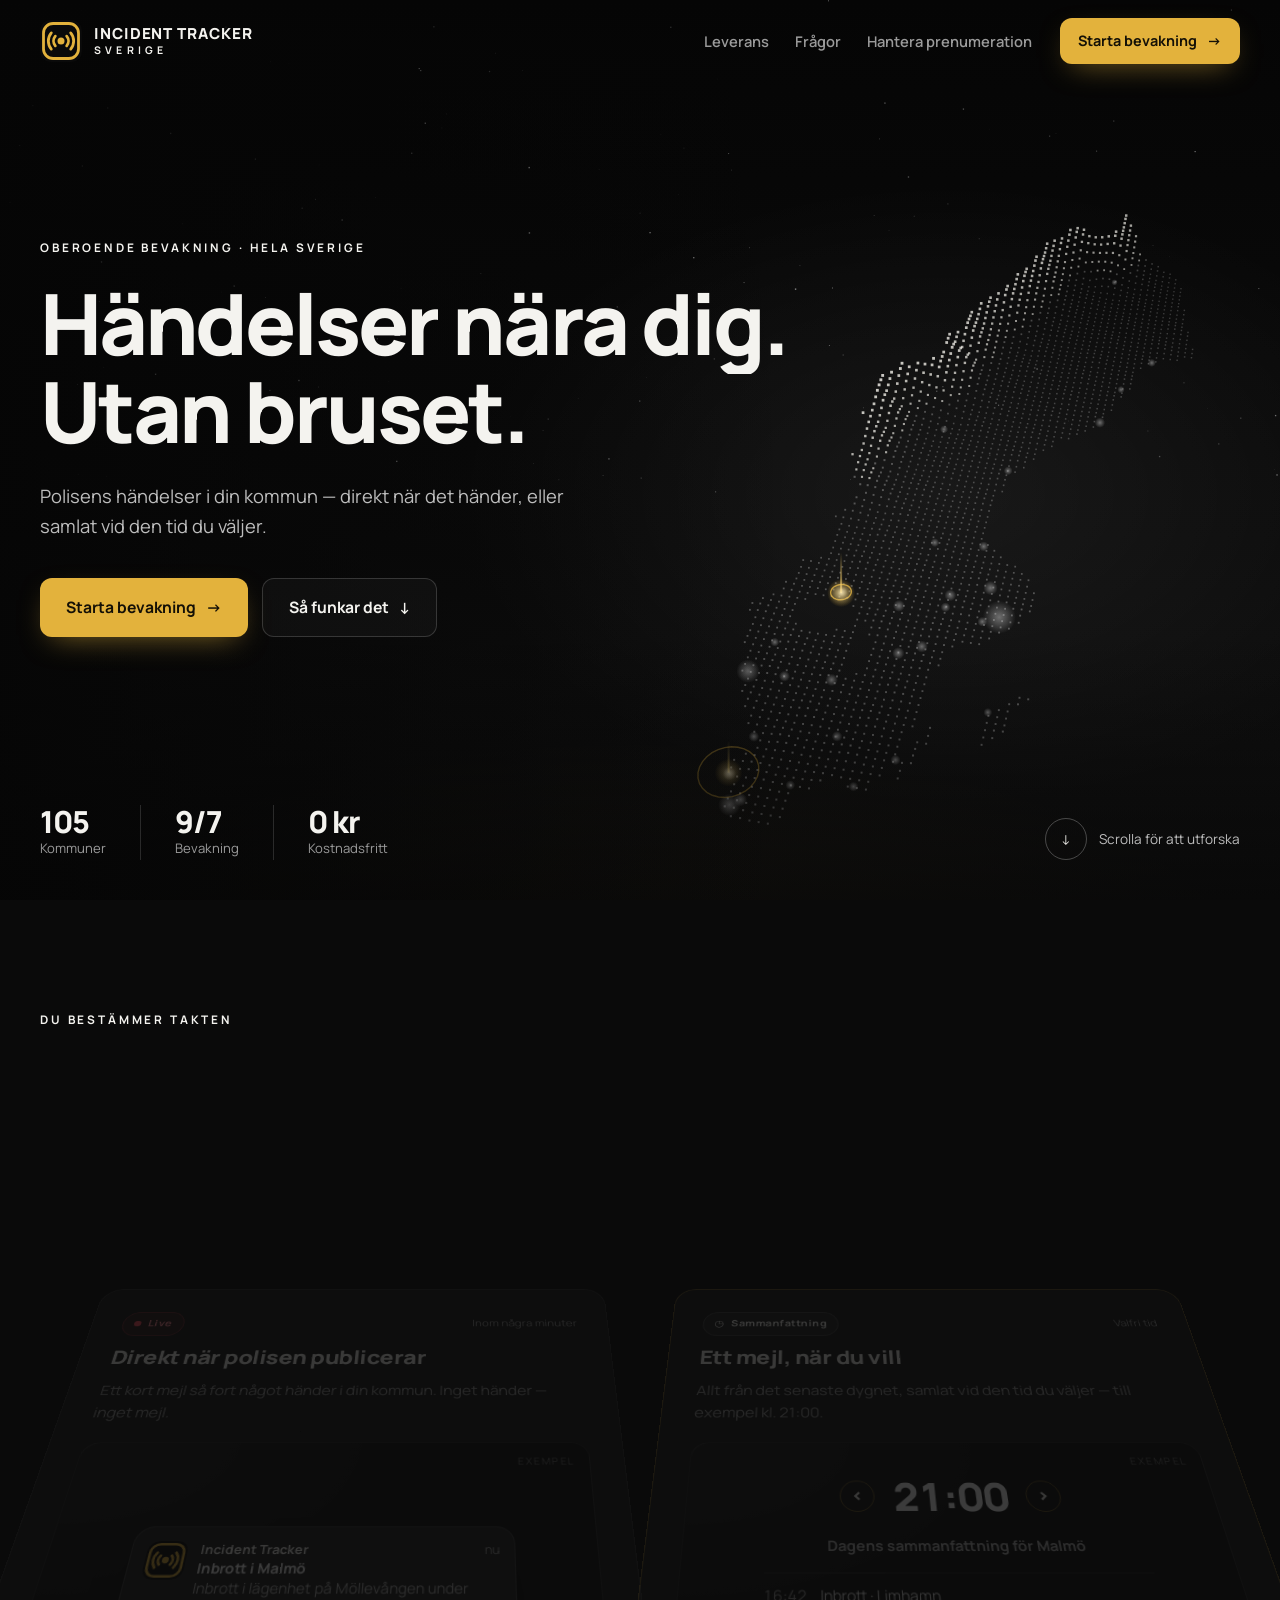
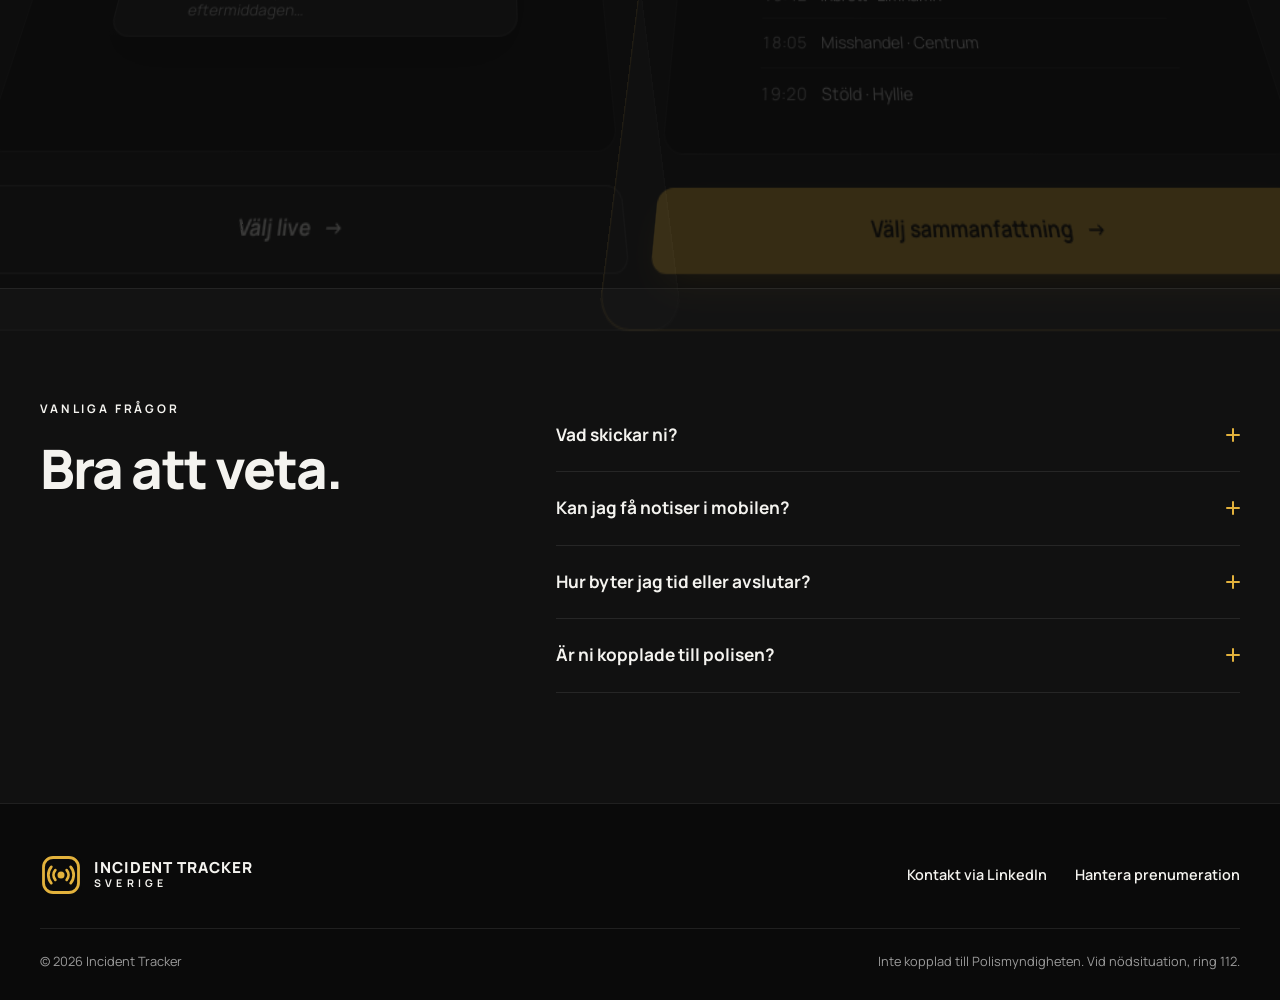
<file: frontend/index.html>
<!DOCTYPE html>
<html lang="sv">
<head>
<meta charset="UTF-8">
<meta name="viewport" content="width=device-width, initial-scale=1.0">
<title>Incident Tracker — Polisens händelser i din kommun</title>
<meta name="description" content="Få polisens händelserapporter för din kommun — live när något händer eller som en sammanfattning vid den tid du väljer. Gratis, för alla 290 kommuner.">
<meta name="theme-color" content="#0a0a0a">
<link rel="icon" href="logo.svg" type="image/svg+xml">
<link rel="preconnect" href="https://fonts.googleapis.com">
<link rel="preconnect" href="https://fonts.gstatic.com" crossorigin>
<link href="https://fonts.googleapis.com/css2?family=Manrope:wght@400;500;600;700;800&display=swap" rel="stylesheet">
<link rel="stylesheet" href="style.css">
</head>
<body>

<div class="loader" id="loader" aria-hidden="true">
  <img class="loader-mark" src="logo.svg" alt="">
  <div class="loader-text">INCIDENT TRACKER</div>
</div>

<header class="nav" id="nav">
  <div class="container nav-inner">
    <a href="#top" class="brand" aria-label="Incident Tracker, till toppen">
      <img class="brand-mark" src="logo.svg" alt="" width="42" height="42">
      <span class="brand-text">
        <span class="brand-name">INCIDENT TRACKER</span>
        <span class="brand-sub">SVERIGE</span>
      </span>
    </a>
    <nav class="nav-links" id="navLinks">
      <a href="#leverans">Leverans</a>
      <a href="#faq">Frågor</a>
      <button class="nav-manage" data-open-manage>Hantera prenumeration</button>
    </nav>
    <div class="nav-actions">
      <button class="btn btn-primary btn-sm" data-open-form>Starta bevakning <span aria-hidden="true">→</span></button>
      <button class="burger" id="burger" aria-label="Meny" aria-expanded="false"><span></span><span></span></button>
    </div>
  </div>
</header>

<main id="top">
  <section class="hero">
    <canvas id="sweden" aria-hidden="true"></canvas>
    <div class="hero-shade" aria-hidden="true"></div>

    <div class="container hero-content">
      <div class="eyebrow eyebrow-line">Oberoende bevakning · Hela Sverige</div>
      <h1>Händelser nära dig.<br><span class="accent">Utan bruset.</span></h1>
      <p class="lead">
        Polisens händelser i din kommun — direkt när det händer,
        eller samlat vid den tid du väljer.
      </p>
      <div class="hero-ctas">
        <button class="btn btn-primary" data-open-form>Starta bevakning <span aria-hidden="true">→</span></button>
        <a class="btn btn-ghost" href="#leverans">Så funkar det <span aria-hidden="true">↓</span></a>
      </div>
    </div>

    <div class="container hero-bottom">
      <dl class="stats">
        <div class="stat"><dt><span data-count>290</span></dt><dd>Kommuner</dd></div>
        <div class="stat"><dt><span data-count>24</span>/7</dt><dd>Bevakning</dd></div>
        <div class="stat"><dt><span data-count>0</span> kr</dt><dd>Kostnadsfritt</dd></div>
      </dl>
      <a href="#leverans" class="scroll-hint">
        <span class="scroll-circle" aria-hidden="true">↓</span>
        Scrolla för att utforska
      </a>
    </div>
  </section>

  <section id="leverans" class="section">
    <div class="container">
      <div class="section-head reveal">
        <div class="eyebrow eyebrow-line">Du bestämmer takten</div>
        <h2>Live eller <span class="accent">en gång om dagen.</span></h2>
      </div>

      <div class="modes">
        <article class="mode tilt" data-3d>
          <div class="mode-top">
            <span class="pill pill-live"><span class="live-dot"></span> Live</span>
            <span class="mode-meta">Inom några minuter</span>
          </div>
          <h3>Direkt när polisen publicerar</h3>
          <p>Ett kort mejl så fort något händer i din kommun. Inget händer — inget mejl.</p>
          <div class="preview" aria-label="Exempel på live-notis">
            <div class="notif">
              <img class="notif-icon" src="logo.svg" alt="">
              <div>
                <div class="notif-head"><b>Incident Tracker</b><span>nu</span></div>
                <div class="notif-title">Inbrott i Malmö</div>
                <div class="notif-body">Inbrott i lägenhet på Möllevången under eftermiddagen…</div>
              </div>
            </div>
            <span class="preview-label">Exempel</span>
          </div>
          <button class="btn btn-ghost btn-block" data-open-form data-mode="live">Välj live <span aria-hidden="true">→</span></button>
        </article>

        <article class="mode tilt featured" data-3d>
          <div class="mode-top">
            <span class="pill"><span aria-hidden="true">◷</span> Sammanfattning</span>
            <span class="mode-meta">Valfri tid</span>
          </div>
          <h3>Ett mejl, när du vill</h3>
          <p>Allt från det senaste dygnet, samlat vid den tid du väljer — till exempel kl. 21:00.</p>
          <div class="preview" aria-label="Exempel på sammanfattning">
            <div class="digest">
              <div class="digest-clock">
                <button class="clock-btn" data-clock="-1" aria-label="Tidigare">‹</button>
                <span id="clockDemo">21:00</span>
                <button class="clock-btn" data-clock="1" aria-label="Senare">›</button>
              </div>
              <div class="digest-title">Dagens sammanfattning för Malmö</div>
              <ul class="digest-list">
                <li><span>16:42</span> Inbrott · Limhamn</li>
                <li><span>18:05</span> Misshandel · Centrum</li>
                <li><span>19:20</span> Stöld · Hyllie</li>
              </ul>
            </div>
            <span class="preview-label">Exempel</span>
          </div>
          <button class="btn btn-primary btn-block" data-open-form data-mode="digest">Välj sammanfattning <span aria-hidden="true">→</span></button>
        </article>
      </div>
    </div>
  </section>

  <section id="faq" class="section section-alt">
    <div class="container faq-wrap">
      <div class="section-head reveal">
        <div class="eyebrow eyebrow-line">Vanliga frågor</div>
        <h2>Bra att veta.</h2>
      </div>
      <div class="faq">
        <div class="faq-item">
          <button class="faq-q" aria-expanded="false">Vad skickar ni?<span class="faq-icon" aria-hidden="true"></span></button>
          <div class="faq-a"><p>Inbrott, stöld, rån, misshandel, hot, skottlossning, explosioner och bränder i din kommun. Trafikkontroller, automatiska brandlarm och polisens egna sammanfattningar sorterar vi bort.</p></div>
        </div>
        <div class="faq-item">
          <button class="faq-q" aria-expanded="false">Kan jag få notiser i mobilen?<span class="faq-icon" aria-hidden="true"></span></button>
          <div class="faq-a"><p>Ja — välj Live och slå på notiser för din mejlapp, så plingar det direkt. Mejlen är byggda för mobilen.</p></div>
        </div>
        <div class="faq-item">
          <button class="faq-q" aria-expanded="false">Hur byter jag tid eller avslutar?<span class="faq-icon" aria-hidden="true"></span></button>
          <div class="faq-a"><p>Via länken längst ner i varje mejl. Har du inget mejl till hands kan du <button class="link-btn" data-open-manage>be om en ny länk här</button>.</p></div>
        </div>
        <div class="faq-item">
          <button class="faq-q" aria-expanded="false">Är ni kopplade till polisen?<span class="faq-icon" aria-hidden="true"></span></button>
          <div class="faq-a"><p>Nej. Vi är en oberoende tjänst som använder polisens öppna händelserapporter. Vid nödsituation, ring alltid 112.</p></div>
        </div>
      </div>
    </div>
  </section>
</main>

<footer class="footer">
  <div class="container footer-inner">
    <a href="#top" class="brand">
      <img class="brand-mark" src="logo.svg" alt="" width="42" height="42">
      <span class="brand-text">
        <span class="brand-name">INCIDENT TRACKER</span>
        <span class="brand-sub">SVERIGE</span>
      </span>
    </a>
    <ul class="footer-links">
      <li><a href="https://www.linkedin.com/in/blakejoeseph/" target="_blank" rel="noopener">Kontakt via LinkedIn</a></li>
      <li><button class="link-btn" data-open-manage>Hantera prenumeration</button></li>
    </ul>
  </div>
  <div class="container footer-bottom">
    <span>© <span id="year">2026</span> Incident Tracker</span>
    <span>Inte kopplad till Polismyndigheten. Vid nödsituation, ring 112.</span>
  </div>
</footer>

<!-- Registrering i steg -->
<div class="modal" id="signupModal" role="dialog" aria-modal="true" aria-labelledby="signupTitle" hidden>
  <div class="modal-box">
    <button class="modal-close" data-close aria-label="Stäng">✕</button>
    <div class="modal-head">
      <span class="pill">Kostnadsfri bevakning</span>
      <h2 id="signupTitle">Skapa din bevakning</h2>
      <div class="progress"><div class="progress-fill" id="progressFill"></div></div>
      <ol class="progress-labels"><li class="active">Kommun</li><li>Leverans</li><li>Kontakt</li></ol>
    </div>

    <form id="signupForm" novalidate>
      <div class="form-step" data-step="0">
        <label for="kommun">Vilken kommun vill du bevaka?</label>
        <input type="text" id="kommun" list="kommun-list" placeholder="Sök bland 290 kommuner…" autocomplete="off" required>
        <datalist id="kommun-list"></datalist>
        <div class="chips" aria-label="Populära kommuner">
          <button type="button" class="chip" data-kommun>Stockholm</button>
          <button type="button" class="chip" data-kommun>Göteborg</button>
          <button type="button" class="chip" data-kommun>Malmö</button>
          <button type="button" class="chip" data-kommun>Uppsala</button>
        </div>
      </div>

      <div class="form-step" data-step="1" hidden>
        <span class="label">Hur vill du bli uppdaterad?</span>
        <div class="choice-group" role="radiogroup">
          <label class="choice">
            <input type="radio" name="mode" value="live" checked>
            <span class="choice-body">
              <span class="choice-title"><span class="live-dot"></span> Live</span>
              <span class="choice-text">Ett mejl direkt när polisen publicerar något.</span>
            </span>
          </label>
          <label class="choice">
            <input type="radio" name="mode" value="digest">
            <span class="choice-body">
              <span class="choice-title">◷ Sammanfattning</span>
              <span class="choice-text">Ett mejl om dagen vid den tid du väljer.</span>
            </span>
          </label>
        </div>
        <div class="time-row" id="timeRow" hidden>
          <label for="digestTime">Skicka sammanfattningen kl.</label>
          <select id="digestTime"></select>
        </div>
      </div>

      <div class="form-step" data-step="2" hidden>
        <label for="name">Namn</label>
        <input type="text" id="name" placeholder="Anna Andersson" maxlength="100" autocomplete="name" required>
        <label for="email">E-post</label>
        <input type="email" id="email" placeholder="anna@exempel.se" maxlength="255" autocomplete="email" required>
        <p class="fineprint">Vi lagrar dina uppgifter för att skicka händelserapporter. Du kan avregistrera dig när som helst.</p>
      </div>

      <p class="form-error" id="formError" role="alert"></p>

      <div class="form-nav">
        <button type="button" class="btn btn-ghost" id="formBack" hidden>← Tillbaka</button>
        <button type="submit" class="btn btn-primary" id="formNext">Nästa →</button>
      </div>
    </form>

    <div class="form-done" id="formDone" hidden>
      <img class="done-mark" src="logo.svg" alt="">
      <h3>Din bevakning är igång.</h3>
      <p id="doneText"></p>
    </div>
  </div>
</div>

<!-- Be om hanteringslänk -->
<div class="modal" id="manageModal" role="dialog" aria-modal="true" aria-labelledby="manageTitle" hidden>
  <div class="modal-box modal-small">
    <button class="modal-close" data-close aria-label="Stäng">✕</button>
    <h2 id="manageTitle">Hantera prenumeration</h2>
    <p class="muted">Ange din e-post så mejlar vi en personlig länk där du kan byta kommun, leveranssätt eller avsluta.</p>
    <form id="manageForm" novalidate>
      <label for="manageEmail">E-post</label>
      <input type="email" id="manageEmail" placeholder="anna@exempel.se" autocomplete="email" required>
      <p class="form-error" id="manageError" role="alert"></p>
      <button type="submit" class="btn btn-primary btn-block">Skicka länk →</button>
    </form>
    <p class="form-success" id="manageDone" hidden>Om adressen finns registrerad skickar vi en länk inom några minuter. Kolla även skräpposten.</p>
  </div>
</div>

<script src="kommuner.js"></script>
<script src="map.js"></script>
<script src="script.js"></script>
</body>
</html>
</file>
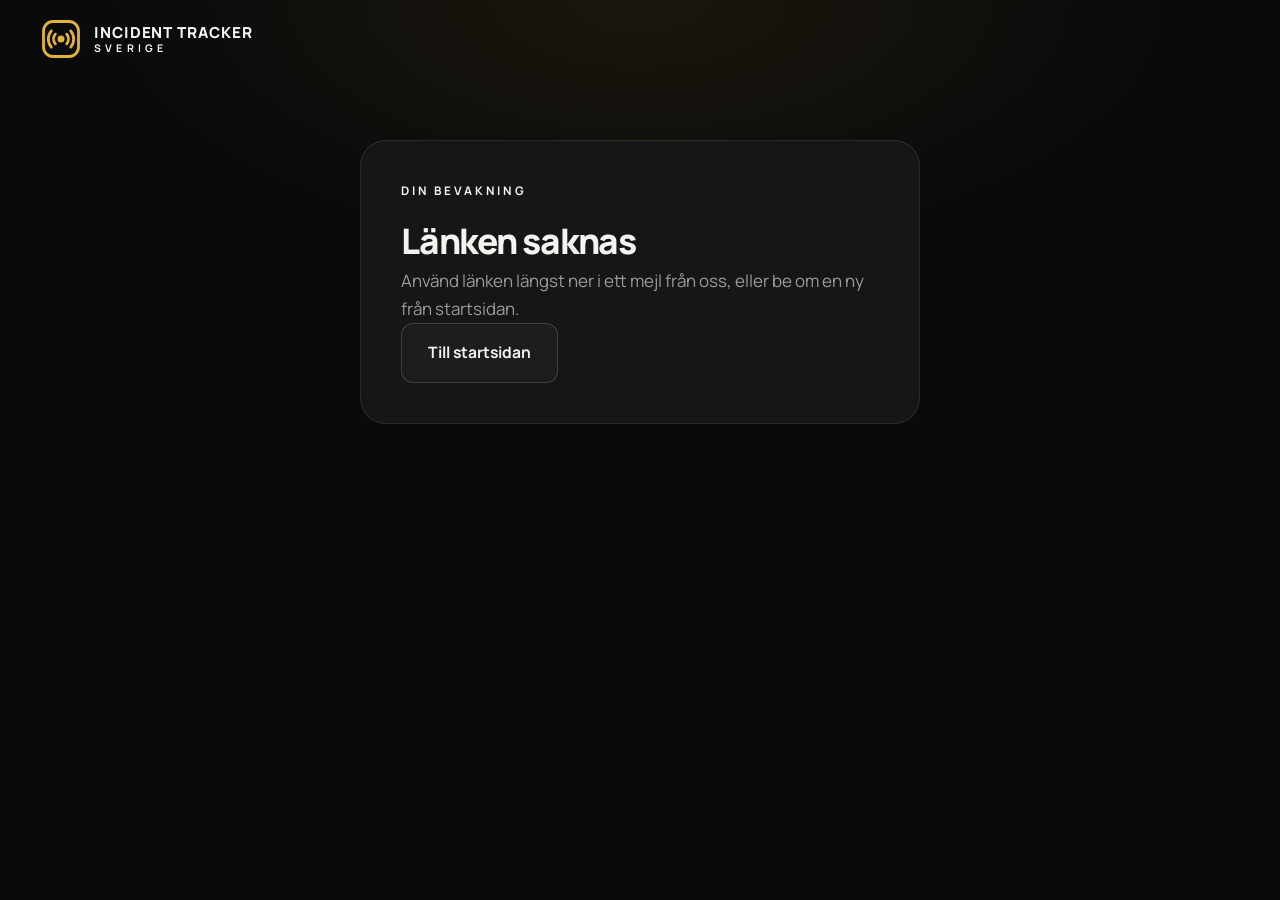
<file: frontend/manage.html>
<!DOCTYPE html>
<html lang="sv">
<head>
<meta charset="UTF-8">
<meta name="viewport" content="width=device-width, initial-scale=1.0">
<meta name="robots" content="noindex">
<title>Hantera bevakning — Incident Tracker</title>
<meta name="theme-color" content="#0a0a0a">
<link rel="icon" href="logo.svg" type="image/svg+xml">
<link rel="preconnect" href="https://fonts.googleapis.com">
<link rel="preconnect" href="https://fonts.gstatic.com" crossorigin>
<link href="https://fonts.googleapis.com/css2?family=Manrope:wght@400;500;600;700;800&display=swap" rel="stylesheet">
<link rel="stylesheet" href="style.css">
</head>
<body>
<header class="nav">
  <div class="container nav-inner">
    <a href="frontend/frontend/frontend" class="brand">
      <img class="brand-mark" src="logo.svg" alt="" width="42" height="42">
      <span class="brand-text">
        <span class="brand-name">INCIDENT TRACKER</span>
        <span class="brand-sub">SVERIGE</span>
      </span>
    </a>
  </div>
</header>

<main class="manage-page">
  <div class="container">
    <div class="manage-card">
      <div class="eyebrow eyebrow-line">Din bevakning</div>
      <h1 id="title">Laddar…</h1>
      <p class="muted" id="subtitle"></p>

      <form id="settings" hidden novalidate>
        <label for="kommun">Kommun</label>
        <input type="text" id="kommun" list="kommun-list" autocomplete="off" required>
        <datalist id="kommun-list"></datalist>

        <span class="label">Leveranssätt</span>
        <div class="choice-group" role="radiogroup">
          <label class="choice">
            <input type="radio" name="mode" value="live">
            <span class="choice-body">
              <span class="choice-title"><span class="live-dot"></span> Live</span>
              <span class="choice-text">Ett mejl direkt när polisen publicerar något.</span>
            </span>
          </label>
          <label class="choice">
            <input type="radio" name="mode" value="digest">
            <span class="choice-body">
              <span class="choice-title">◷ Sammanfattning</span>
              <span class="choice-text">Ett mejl om dagen vid den tid du väljer.</span>
            </span>
          </label>
        </div>
        <div class="time-row" id="timeRow" hidden>
          <label for="digestTime">Skicka sammanfattningen kl.</label>
          <select id="digestTime"></select>
        </div>

        <p class="form-error" id="err" role="alert"></p>
        <p class="form-success" id="ok" role="status" hidden>Sparat ✓</p>
        <div class="form-nav"><button type="submit" class="btn btn-primary">Spara ändringar</button></div>

        <div class="danger-zone" id="avsluta">
          <h3>Avsluta bevakningen</h3>
          <p class="muted" style="margin:6px 0 16px">Vi raderar dina uppgifter direkt och skickar inga fler mejl.</p>
          <button type="button" class="btn btn-danger" id="unsubscribe">Avsluta och radera mina uppgifter</button>
        </div>
      </form>

      <p id="gone" hidden><a class="btn btn-ghost" href="frontend/frontend/frontend">Till startsidan</a></p>
    </div>
  </div>
</main>

<script src="kommuner.js"></script>
<script>
const API_URL = "https://indicent-tracker-com.onrender.com";
const token = new URLSearchParams(location.search).get("token") || "";
const $ = id => document.getElementById(id);
const form = $("settings");
const TIDER = Array.from({ length: 48 }, (_, i) => `${String(Math.floor(i / 2)).padStart(2, "0")}:${i % 2 ? "30" : "00"}`);
$("kommun-list").innerHTML = KOMMUNER.map(k => `<option value="${k}">`).join("");
const mode = () => form.querySelector("input[name=mode]:checked")?.value;
form.querySelectorAll("input[name=mode]").forEach(r => r.addEventListener("change", () => { $("timeRow").hidden = mode() !== "digest"; }));

function showGone(title, text) {
  $("title").textContent = title;
  $("subtitle").textContent = text;
  form.hidden = true;
  $("gone").hidden = false;
}

async function load() {
  if (!token) return showGone("Länken saknas", "Använd länken längst ner i ett mejl från oss, eller be om en ny från startsidan.");
  try {
    const res = await fetch(`${API_URL}/api/subscription/${encodeURIComponent(token)}`);
    const data = await res.json();
    if (!res.ok) return showGone("Länken fungerar inte", data.error || "Prenumerationen finns inte längre.");
    $("title").textContent = `Hej ${data.name}!`;
    $("subtitle").textContent = `Bevakningen skickas till ${data.email}.`;
    $("kommun").value = data.kommun;
    form.querySelector(`input[name=mode][value=${data.delivery_mode}]`).checked = true;
    $("digestTime").innerHTML = TIDER.map(t => `<option${t === data.digest_time ? " selected" : ""}>${t}</option>`).join("");
    $("timeRow").hidden = data.delivery_mode !== "digest";
    form.hidden = false;
    if (location.hash === "#avsluta") {
      $("avsluta").scrollIntoView({ behavior: "smooth", block: "center" });
      $("avsluta").classList.add("highlight");
    }
  } catch {
    showGone("Kunde inte nå servern", "Servern vaknar ibland långsamt. Ladda om sidan om en halv minut.");
  }
}

form.addEventListener("submit", async e => {
  e.preventDefault();
  $("err").textContent = "";
  $("ok").hidden = true;
  const kommun = KOMMUNER.find(k => k.toLowerCase() === $("kommun").value.trim().toLowerCase());
  if (!kommun) { $("err").textContent = "Välj en kommun från listan."; return $("kommun").focus(); }
  $("kommun").value = kommun;
  const btn = form.querySelector("button[type=submit]");
  btn.disabled = true;
  try {
    const res = await fetch(`${API_URL}/api/subscription/${encodeURIComponent(token)}`, {
      method: "PATCH",
      headers: { "Content-Type": "application/json" },
      body: JSON.stringify({ kommun, delivery_mode: mode(), digest_time: $("digestTime").value }),
    });
    const data = await res.json().catch(() => ({}));
    if (!res.ok) throw new Error(data.error || "Kunde inte spara.");
    $("ok").hidden = false;
  } catch (ex) {
    $("err").textContent = ex.message === "Failed to fetch" ? "Kunde inte nå servern." : ex.message;
  } finally {
    btn.disabled = false;
  }
});

$("unsubscribe").addEventListener("click", async () => {
  if (!confirm("Vill du avsluta bevakningen och radera dina uppgifter?")) return;
  try {
    const res = await fetch(`${API_URL}/api/subscription/${encodeURIComponent(token)}`, { method: "DELETE" });
    if (!res.ok && res.status !== 404) throw new Error();
    showGone("Bevakningen är avslutad", "Dina uppgifter är raderade. Välkommen tillbaka när du vill.");
  } catch {
    $("err").textContent = "Kunde inte nå servern. Försök igen.";
  }
});

load();
</script>
</body>
</html>
</file>
<file: frontend/style.css>
/* Incident Tracker — svart, grått och guld från loggan */
:root {
  --bg: #0a0a0a;
  --bg-2: #111111;
  --surface: #161616;
  --surface-2: #1e1e1e;
  --line: rgba(255, 255, 255, 0.09);
  --text: #f4f3ef;
  --muted: #9b9b9b;
  --gold: #e3b23c;
  --gold-2: #f2cd6b;
  --gold-ink: #141006;
  --live: #ff4d5e;
  --ok: #5fdc9a;
  --max: 1200px;
  --font: "Manrope", system-ui, -apple-system, sans-serif;
  color-scheme: dark;
}

*, *::before, *::after { box-sizing: border-box; margin: 0; padding: 0; }
html { scroll-behavior: smooth; }
body {
  background: var(--bg); color: var(--muted); font-family: var(--font);
  font-size: 17px; line-height: 1.65; -webkit-font-smoothing: antialiased; overflow-x: clip;
}
html.loading body { overflow: hidden; }
a { color: inherit; text-decoration: none; }
button { font: inherit; cursor: pointer; border: 0; background: none; color: inherit; }
ul, ol { list-style: none; }
[hidden] { display: none !important; }
.container { width: min(var(--max), 100% - 40px); margin-inline: auto; }

h1, h2, h3 { color: var(--text); font-weight: 800; letter-spacing: -0.035em; line-height: 1.04; }
h1 { font-size: clamp(2.7rem, 6.6vw, 5.6rem); }
h2 { font-size: clamp(2rem, 4.4vw, 3.4rem); }
h3 { font-size: 1.3rem; letter-spacing: -0.02em; line-height: 1.25; }
.accent, .accent .word > span { color: var(--text); }
.lead { font-size: 1.15rem; max-width: 30em; }
.muted { color: var(--muted); }
.eyebrow {
  font-size: 0.74rem; font-weight: 700; letter-spacing: 0.24em; text-transform: uppercase;
  color: var(--text); margin-bottom: 22px;
}

/* Knappar */
.btn {
  display: inline-flex; align-items: center; justify-content: center; gap: 10px;
  padding: 16px 26px; border-radius: 12px; font-weight: 700; font-size: 0.98rem; white-space: nowrap;
  transition: transform .25s cubic-bezier(.2,.8,.2,1), background .2s, border-color .2s, box-shadow .2s;
}
.btn-primary { background: var(--gold); color: var(--gold-ink); box-shadow: 0 10px 30px -12px rgba(227, 178, 60, .6); }
.btn-primary:hover { background: var(--gold-2); }
.btn-ghost { border: 1px solid rgba(255, 255, 255, .16); color: var(--text); background: rgba(255, 255, 255, .03); }
.btn-ghost:hover { border-color: var(--gold); }
.btn-sm { padding: 11px 18px; font-size: 0.9rem; }
.btn-block { width: 100%; }
.btn:disabled { opacity: .6; cursor: wait; }
.link-btn { color: var(--text); text-decoration: underline; text-underline-offset: 3px; font-weight: 600; }

/* Laddningsskärm */
.loader {
  position: fixed; inset: 0; z-index: 100; background: var(--bg);
  display: grid; place-content: center; justify-items: center; gap: 18px;
  transition: opacity .6s ease, visibility .6s;
}
.loader.done { opacity: 0; visibility: hidden; }
.loader-mark { width: 72px; height: 72px; animation: pulse 1.4s ease-in-out infinite; }
.loader-text { color: var(--text); font-weight: 800; letter-spacing: .3em; font-size: .78rem; }
@keyframes pulse { 50% { transform: scale(.92); opacity: .7; } }

/* Navigering */
.nav {
  position: fixed; inset: 0 0 auto; z-index: 50; padding: 18px 0;
  transition: background .3s, padding .3s, border-color .3s; border-bottom: 1px solid transparent;
}
.nav.scrolled { background: rgba(10, 10, 10, .85); backdrop-filter: blur(14px); padding: 10px 0; border-color: var(--line); }
.nav-inner { display: flex; align-items: center; gap: 28px; }
.brand { display: flex; align-items: center; gap: 12px; color: var(--text); }
.brand-mark { width: 42px; height: 42px; display: block; }
.brand-text { display: flex; flex-direction: column; line-height: 1.2; white-space: nowrap; }
.brand-name { font-weight: 800; letter-spacing: .06em; font-size: .95rem; }
.brand-sub { font-size: .66rem; letter-spacing: .4em; color: var(--text); font-weight: 700; }
.nav-links { display: flex; align-items: center; gap: 26px; margin-left: auto; font-size: .92rem; font-weight: 600; white-space: nowrap; }
.nav-links a, .nav-manage { color: var(--muted); transition: color .2s; }
.nav-links a:hover, .nav-manage:hover { color: var(--text); }
.nav-actions { display: flex; align-items: center; gap: 12px; }
.burger { display: none; width: 40px; height: 40px; position: relative; }
.burger span { position: absolute; left: 10px; right: 10px; height: 2px; background: var(--text); border-radius: 2px; transition: transform .3s; }
.burger span:first-child { top: 15px; }
.burger span:last-child { bottom: 15px; }
.burger[aria-expanded="true"] span:first-child { transform: translateY(4px) rotate(45deg); }
.burger[aria-expanded="true"] span:last-child { transform: translateY(-4px) rotate(-45deg); }

/* Hero */
.hero {
  position: relative; min-height: 100svh; display: flex; flex-direction: column; justify-content: center;
  padding: 130px 0 40px; overflow: hidden;
  background:
    radial-gradient(55% 50% at 74% 55%, rgba(255, 255, 255, .06), transparent 70%),
    radial-gradient(70% 40% at 50% 110%, rgba(227, 178, 60, .07), transparent 70%),
    linear-gradient(180deg, #050505 0%, #0b0b0b 60%, #121212 100%);
}
#sweden { position: absolute; inset: 0; }
.hero-shade {
  position: absolute; inset: 0; pointer-events: none;
  background: linear-gradient(90deg, rgba(5, 5, 5, .85) 0%, rgba(5, 5, 5, .4) 38%, transparent 62%),
              linear-gradient(180deg, transparent 70%, rgba(5, 5, 5, .7));
}
.hero-content { position: relative; z-index: 2; margin-block: auto; }
.hero-content h1 { margin-bottom: 26px; max-width: 11em; }
.hero-content .lead { color: #bdbdbd; }
.hero-ctas { display: flex; flex-wrap: wrap; gap: 14px; margin-top: 36px; }
.hero-bottom { position: relative; z-index: 2; display: flex; align-items: flex-end; justify-content: space-between; gap: 24px; margin-top: 60px; }
.stats { display: flex; }
.stat { padding: 0 34px; border-left: 1px solid rgba(255, 255, 255, .14); }
.stat:first-child { padding-left: 0; border-left: 0; }
.stat dt { font-size: 1.9rem; font-weight: 800; letter-spacing: -.03em; line-height: 1.1; color: var(--text); }
.stat dd { font-size: .82rem; }
.scroll-hint { display: flex; align-items: center; gap: 12px; font-size: .85rem; color: #bdbdbd; }
.scroll-circle {
  width: 42px; height: 42px; border-radius: 50%; border: 1px solid rgba(255, 255, 255, .25);
  display: grid; place-items: center; color: var(--text); animation: bob 2.4s ease-in-out infinite;
}
@keyframes bob { 50% { transform: translateY(5px); } }

/* Sektioner */
.section { padding: 110px 0; }
.section-alt { background: var(--bg-2); border-top: 1px solid var(--line); }
.section-head { margin-bottom: 52px; }
.section-head h2 { max-width: 15em; }

/* Leveranskort */
.modes { display: grid; grid-template-columns: 1fr 1fr; gap: 28px; perspective: 1400px; }
.mode {
  position: relative; background: var(--surface); border: 1px solid var(--line); border-radius: 24px;
  padding: 34px; display: flex; flex-direction: column; gap: 14px;
  transition: transform .2s ease-out, border-color .3s;
}
.mode.featured { border-color: rgba(227, 178, 60, .4); }
.mode:hover { border-color: rgba(227, 178, 60, .6); }
.mode-top { display: flex; justify-content: space-between; align-items: center; }
.mode-meta { font-size: .82rem; }
.mode h3 { font-size: 1.6rem; }
.pill {
  display: inline-flex; align-items: center; gap: 8px; padding: 6px 12px; border-radius: 99px;
  font-size: .78rem; font-weight: 700; letter-spacing: .04em; color: var(--text);
  background: rgba(255, 255, 255, .06); border: 1px solid rgba(255, 255, 255, .14);
}
.pill-live { color: #ff8a95; background: rgba(255, 77, 94, .1); border-color: rgba(255, 77, 94, .3); }
.live-dot { width: 8px; height: 8px; border-radius: 50%; background: var(--live); display: inline-block; animation: live 1.8s infinite; }
@keyframes live { 0% { box-shadow: 0 0 0 0 rgba(255, 77, 94, .6); } 70%, 100% { box-shadow: 0 0 0 8px rgba(255, 77, 94, 0); } }

.preview {
  position: relative; margin: 8px 0 10px; padding: 26px; border-radius: 18px; flex: 1;
  background: radial-gradient(120% 120% at 0% 0%, rgba(255, 255, 255, .06), transparent 60%), #0c0c0c;
  border: 1px solid var(--line); display: grid; place-items: center; min-height: 230px;
}
.preview-label { position: absolute; top: 12px; right: 14px; font-size: .68rem; letter-spacing: .14em; text-transform: uppercase; color: #6b6b6b; }
.notif {
  width: 100%; max-width: 360px; display: flex; gap: 12px; padding: 14px; border-radius: 18px;
  background: #222; border: 1px solid rgba(255, 255, 255, .1); box-shadow: 0 20px 40px -20px #000;
  color: #ddd; font-size: .86rem; line-height: 1.4;
  animation: slide-in 5s cubic-bezier(.2,.8,.2,1) infinite;
}
@keyframes slide-in { 0% { transform: translateY(-24px); opacity: 0; } 8%, 92% { transform: none; opacity: 1; } 100% { transform: translateY(-8px); opacity: 0; } }
.notif-icon { width: 38px; height: 38px; flex: none; border-radius: 10px; }
.notif-head { display: flex; justify-content: space-between; color: #9b9b9b; font-size: .78rem; }
.notif-head b { color: var(--text); }
.notif-title { font-weight: 700; color: #fff; }
.notif-body { color: #b5b5b5; }
.digest { width: 100%; max-width: 360px; color: #ddd; }
.digest-clock { display: flex; align-items: center; justify-content: center; gap: 18px; font-size: 2.6rem; font-weight: 800; letter-spacing: -.03em; color: #fff; font-variant-numeric: tabular-nums; }
.clock-btn { width: 34px; height: 34px; border-radius: 50%; border: 1px solid rgba(227, 178, 60, .4); font-size: 1.2rem; color: var(--text); line-height: 1; }
.clock-btn:hover { background: rgba(227, 178, 60, .15); }
.digest-title { text-align: center; font-weight: 700; font-size: .9rem; margin: 6px 0 14px; color: #b5b5b5; }
.digest-list li { display: flex; gap: 12px; padding: 9px 0; border-top: 1px solid var(--line); font-size: .88rem; }
.digest-list span { color: var(--muted); font-variant-numeric: tabular-nums; }

/* FAQ */
.faq-wrap { display: grid; grid-template-columns: .8fr 1.2fr; gap: 60px; align-items: start; }
.faq-item { border-bottom: 1px solid var(--line); }
.faq-q { width: 100%; display: flex; justify-content: space-between; align-items: center; gap: 20px; text-align: left; padding: 22px 0; font-weight: 700; font-size: 1.08rem; color: var(--text); }
.faq-icon { width: 14px; height: 14px; position: relative; flex: none; }
.faq-icon::before, .faq-icon::after { content: ""; position: absolute; top: 6px; left: 0; width: 14px; height: 2px; background: var(--gold); border-radius: 2px; transition: transform .3s; }
.faq-icon::after { transform: rotate(90deg); }
.faq-item.open .faq-icon::after { transform: rotate(0); }
.faq-a { overflow: hidden; max-height: 0; transition: max-height .4s cubic-bezier(.2,.8,.2,1); }
.faq-a p { padding-bottom: 22px; max-width: 38em; }

/* Footer */
.footer { padding: 50px 0 28px; border-top: 1px solid var(--line); font-size: .9rem; }
.footer-inner { display: flex; justify-content: space-between; align-items: center; gap: 24px; flex-wrap: wrap; }
.footer-links { display: flex; gap: 28px; flex-wrap: wrap; }
.footer-links a, .footer-links .link-btn { color: var(--text); text-decoration: none; font-weight: 600; }
.footer-links a:hover, .footer-links .link-btn:hover { color: var(--muted); }
.footer-bottom { display: flex; justify-content: space-between; gap: 12px; margin-top: 32px; padding-top: 22px; border-top: 1px solid var(--line); font-size: .8rem; }

/* Modal och formulär */
.modal {
  position: fixed; inset: 0; z-index: 80; display: grid; place-items: center; padding: 20px;
  background: rgba(0, 0, 0, .7); backdrop-filter: blur(8px); opacity: 0; transition: opacity .3s;
}
.modal.open { opacity: 1; }
.modal-box {
  position: relative; width: min(540px, 100%); max-height: calc(100svh - 40px); overflow-y: auto;
  background: var(--surface); border: 1px solid var(--line); border-radius: 26px; padding: 36px;
  box-shadow: 0 40px 120px -30px #000;
  transform: translateY(20px) scale(.97); transition: transform .4s cubic-bezier(.2,.8,.2,1);
}
.modal.open .modal-box { transform: none; }
.modal-small { width: min(440px, 100%); }
.modal-close { position: absolute; top: 18px; right: 18px; width: 36px; height: 36px; border-radius: 50%; border: 1px solid var(--line); color: var(--muted); }
.modal-close:hover { color: var(--text); }
.modal-box h2 { font-size: 1.8rem; margin: 14px 0 20px; }
.modal-small h2 { margin-top: 0; margin-bottom: 10px; }
.progress { height: 4px; background: var(--line); border-radius: 4px; overflow: hidden; }
.progress-fill { height: 100%; width: 33%; background: var(--gold); transition: width .4s; }
.progress-labels { display: flex; justify-content: space-between; margin: 10px 0 8px; font-size: .78rem; font-weight: 600; }
.progress-labels li.active { color: var(--text); }

form { display: flex; flex-direction: column; }
label, .label { display: block; font-size: .9rem; font-weight: 700; color: var(--text); margin: 18px 0 8px; }
input[type="text"], input[type="email"], select {
  width: 100%; background: var(--bg); border: 1px solid var(--line); border-radius: 12px;
  padding: 14px 16px; color: var(--text); font: inherit; font-size: 1rem; transition: border-color .2s, box-shadow .2s;
}
input:focus, select:focus { outline: none; border-color: var(--gold); box-shadow: 0 0 0 4px rgba(227, 178, 60, .15); }
.chips { display: flex; flex-wrap: wrap; gap: 8px; margin-top: 14px; }
.chip { padding: 8px 14px; border-radius: 99px; border: 1px solid var(--line); font-size: .86rem; font-weight: 600; color: var(--muted); }
.chip:hover, .chip.active { border-color: var(--gold); color: var(--text); background: rgba(227, 178, 60, .08); }
.choice-group { display: grid; gap: 12px; }
.choice { margin: 0; cursor: pointer; }
.choice input { position: absolute; opacity: 0; pointer-events: none; }
.choice-body { display: block; padding: 18px 20px; border-radius: 16px; border: 1px solid var(--line); transition: border-color .2s, background .2s; }
.choice input:checked + .choice-body { border-color: var(--gold); background: rgba(227, 178, 60, .07); }
.choice input:focus-visible + .choice-body { box-shadow: 0 0 0 4px rgba(227, 178, 60, .2); }
.choice-title { display: flex; align-items: center; gap: 10px; font-weight: 800; color: var(--text); }
.choice-text { display: block; font-size: .9rem; font-weight: 500; color: var(--muted); margin-top: 2px; }
.fineprint { font-size: .78rem; margin-top: 16px; }
.form-error { color: #ff8a95; font-size: .9rem; margin-top: 10px; }
.form-error:empty { display: none; }
.form-success { color: var(--ok); margin-top: 16px; }
.form-nav { display: flex; gap: 12px; margin-top: 26px; }
.form-nav .btn-primary { flex: 1; }
#manageForm .btn { margin-top: 20px; }
.form-step.flip-next { animation: flip-next .45s cubic-bezier(.2,.8,.2,1); }
.form-step.flip-prev { animation: flip-prev .45s cubic-bezier(.2,.8,.2,1); }
@keyframes flip-next { from { transform: perspective(900px) rotateY(-18deg) translateX(30px); opacity: 0; } }
@keyframes flip-prev { from { transform: perspective(900px) rotateY(18deg) translateX(-30px); opacity: 0; } }
.form-done { text-align: center; padding: 10px 0; }
.done-mark { width: 72px; height: 72px; margin: 10px auto 18px; display: block; }
.form-done h3 { font-size: 1.5rem; margin-bottom: 10px; }

/* Animationer (bara med JS) */
html.js .reveal { opacity: 0; transform: translateY(30px); transition: opacity .8s ease, transform .8s cubic-bezier(.2,.8,.2,1); }
html.js .reveal.visible { opacity: 1; transform: none; }
.word { display: inline-block; overflow: hidden; vertical-align: top; padding-bottom: .08em; margin-bottom: -.08em; }
.word > span { display: inline-block; }
html.js.motion h1 .word > span, html.js.motion h2 .word > span {
  transform: translateY(105%) rotate(4deg); transition: transform .9s cubic-bezier(.2,.8,.2,1);
  transition-delay: calc(var(--i) * 55ms);
}
html.js.motion .in .word > span { transform: none; }
html.js.motion [data-3d] {
  transform: perspective(1200px) rotateX(calc((1 - var(--p, 1)) * 28deg)) translateY(calc((1 - var(--p, 1)) * 70px));
  opacity: calc(.2 + var(--p, 1) * .8);
}

/* Hanteringssidan */
.manage-page { min-height: 100svh; padding: 140px 0 80px; background: radial-gradient(60% 40% at 50% 0%, rgba(227, 178, 60, .08), transparent 70%), var(--bg); }
.manage-card { width: min(560px, 100%); margin-inline: auto; background: var(--surface); border: 1px solid var(--line); border-radius: 26px; padding: 40px; }
.manage-card h1 { font-size: 2.2rem; margin-bottom: 8px; }
.danger-zone { margin-top: 36px; padding-top: 26px; border-top: 1px solid var(--line); }
.danger-zone.highlight { animation: glow 1.6s ease 2; }
@keyframes glow { 50% { box-shadow: 0 0 0 6px rgba(255, 77, 94, .2); border-radius: 12px; } }
.btn-danger { border: 1px solid rgba(255, 77, 94, .45); color: #ff8a95; }
.btn-danger:hover { background: rgba(255, 77, 94, .1); }

@media (max-width: 900px) {
  .nav-links {
    position: fixed; inset: 0 0 auto; padding: 100px 24px 30px; flex-direction: column; align-items: flex-start; gap: 18px;
    background: var(--bg); border-bottom: 1px solid var(--line); font-size: 1.15rem;
    transform: translateY(-110%); transition: transform .4s cubic-bezier(.2,.8,.2,1); z-index: -1;
  }
  .nav-links.open { transform: none; }
  .burger { display: block; }
  .modes, .faq-wrap { grid-template-columns: 1fr; }
  .faq-wrap { gap: 0; }
}
@media (max-width: 640px) {
  body { font-size: 16px; }
  .nav-actions .btn-sm { display: none; }
  .section { padding: 80px 0; }
  .hero { padding-top: 110px; }
  .hero-shade { background: linear-gradient(180deg, rgba(5, 5, 5, .55), rgba(5, 5, 5, .2) 40%, rgba(5, 5, 5, .85)); }
  .hero-bottom { flex-direction: column; align-items: flex-start; }
  .stat { padding: 0 18px; }
  .stat dt { font-size: 1.5rem; }
  .scroll-hint { display: none; }
  .mode, .modal-box, .manage-card { padding: 24px; }
  .footer-bottom { flex-direction: column; }
}
@media (prefers-reduced-motion: reduce) {
  *, *::before, *::after { animation: none !important; transition: none !important; }
  html { scroll-behavior: auto; }
}
</file>
